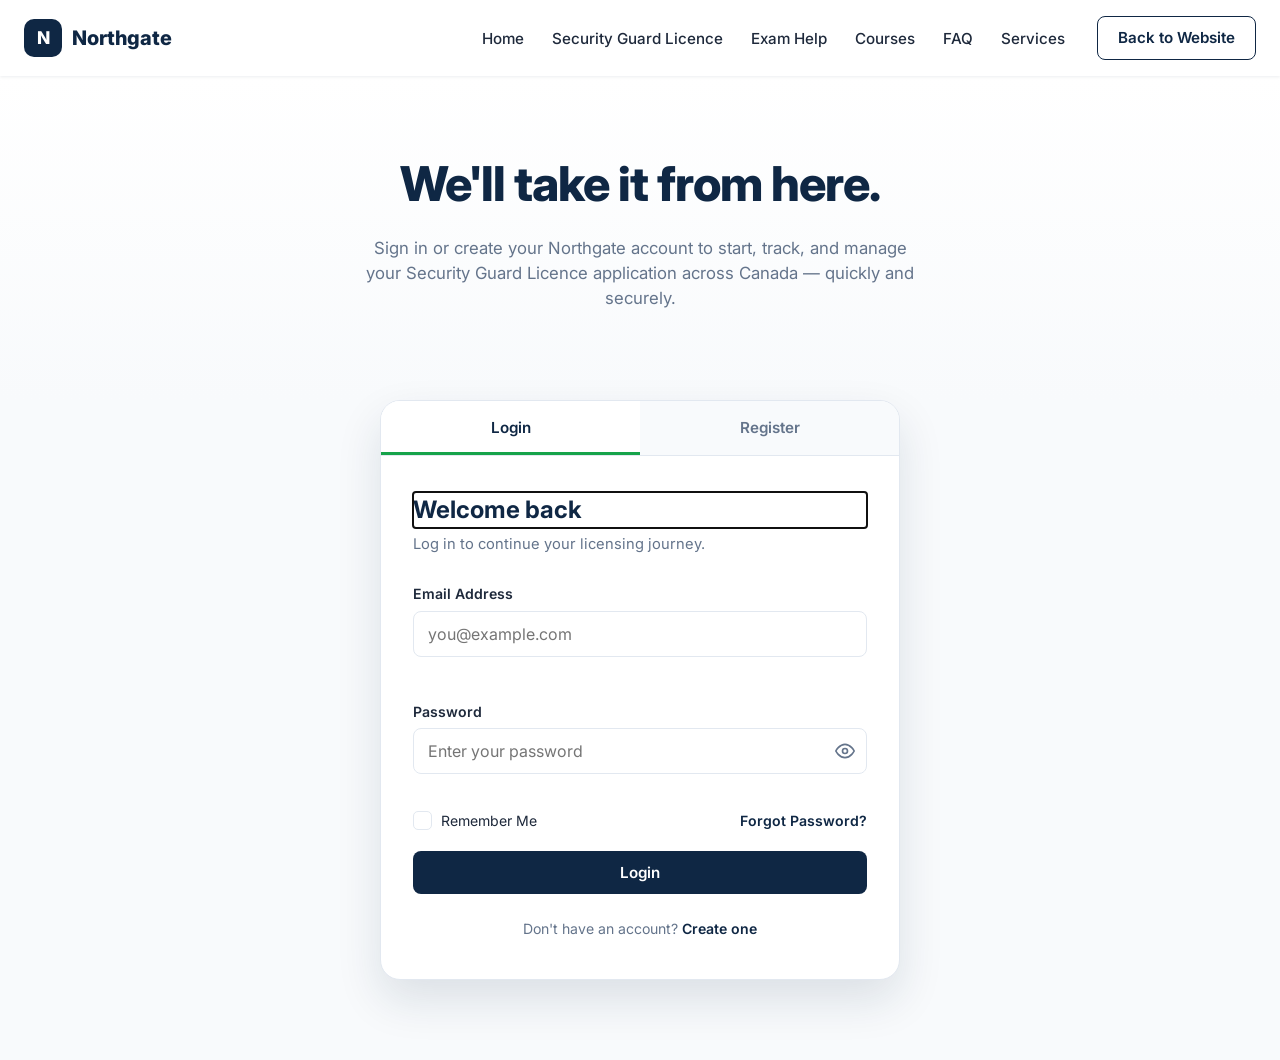
<file: Account.html>
<!DOCTYPE html>
<html lang="en">
<head>
  <meta charset="UTF-8">
  <meta name="viewport" content="width=device-width, initial-scale=1.0">
  <title>Northgate | Login &amp; Registration</title>
  <meta name="description" content="Northgate Security Guard Licensing - Login, Register, and manage your account.">

  <link rel="preconnect" href="https://fonts.googleapis.com">
  <link rel="preconnect" href="https://fonts.gstatic.com" crossorigin>
  <link href="https://fonts.googleapis.com/css2?family=Inter:wght@400;500;600;700;800&display=swap" rel="stylesheet">

  <link rel="stylesheet" href="Account.css">
  <!-- v 01.00.00 -->
</head>
<body>

  <header class="navbar" id="navbar">
    <div class="navbar__container">
      <a href="index.html" class="navbar__logo">
        <span class="navbar__logo-mark">N</span>
        <span class="navbar__logo-text">Northgate</span>
      </a>

      <button class="navbar__toggle" id="navToggle" aria-label="Toggle navigation menu" aria-expanded="false">
        <span></span>
        <span></span>
        <span></span>
      </button>

      <nav class="navbar__nav" id="navMenu">
        <ul class="navbar__links">
          <li><a href="index.html">Home</a></li>
          <li><a href="license.html">Security Guard Licence</a></li>
          <li><a href="exam-help.html">Exam Help</a></li>
          <li><a href="courses.html">Courses</a></li>
          <li><a href="faq.html">FAQ</a></li>
          <li><a href="services.html">Services</a></li>
        </ul>
        <a href="index.html" class="btn btn--outline navbar__back-btn">Back to Website</a>
      </nav>
    </div>
  </header>

  <main>
    <section class="hero">
      <div class="hero__container">
        <h1 class="hero__title">We'll take it from here.</h1>
        <p class="hero__subtitle">
          Sign in or create your Northgate account to start, track, and manage your
          Security Guard Licence application across Canada — quickly and securely.
        </p>
      </div>
    </section>

    <section class="auth-section" id="authCard">
      <div class="auth-card">

        <div class="auth-card__tabs" id="authTabs" role="tablist" aria-label="Authentication options">
          <button class="auth-tab is-active" data-target="login" role="tab" aria-selected="true">Login</button>
          <button class="auth-tab" data-target="register" role="tab" aria-selected="false">Register</button>
        </div>

        <div class="auth-card__body">

          <div class="auth-panel is-active" id="panel-login" data-panel="login">
            <div class="auth-panel__header">
              <h2>Welcome back</h2>
              <p>Log in to continue your licensing journey.</p>
            </div>

            <form class="auth-form" id="loginForm" novalidate>
              <div class="form-group">
                <label for="loginEmail">Email Address</label>
                <input type="email" id="loginEmail" name="email" placeholder="you@example.com" required>
                <span class="form-error" data-error-for="loginEmail"></span>
              </div>

              <div class="form-group">
                <label for="loginPassword">Password</label>
                <div class="input-with-icon">
                  <input type="password" id="loginPassword" name="password" placeholder="Enter your password" required>
                  <button type="button" class="toggle-password" data-target="loginPassword" aria-label="Show password">
                    <svg class="icon-eye" viewBox="0 0 24 24" fill="none" stroke="currentColor" stroke-width="2"><path d="M1 12s4-8 11-8 11 8 11 8-4 8-11 8-11-8-11-8z"/><circle cx="12" cy="12" r="3"/></svg>
                  </button>
                </div>
                <span class="form-error" data-error-for="loginPassword"></span>
              </div>

              <div class="form-row form-row--between">
                <label class="checkbox">
                  <input type="checkbox" id="rememberMe" name="rememberMe">
                  <span class="checkbox__mark"></span>
                  Remember Me
                </label>
                <button type="button" class="link-btn" data-target="forgot">Forgot Password?</button>
              </div>

              <button type="submit" class="btn btn--primary btn--block">Login</button>

              <p class="auth-switch">
                Don't have an account?
                <button type="button" class="link-btn" data-target="register">Create one</button>
              </p>
            </form>
          </div>

          <div class="auth-panel" id="panel-register" data-panel="register">
            
            <div id="register-step-email" class="register-step is-active">
              <div class="auth-panel__header">
                <h2>Create your account</h2>
                <p>Enter your email to verify and start registration.</p>
              </div>
              <form class="auth-form" id="registerEmailForm" novalidate>
                <div class="form-group">
                  <label for="registerEmail">Email Address</label>
                  <input type="email" id="registerEmail" name="email" placeholder="you@example.com" required>
                  <span class="form-error" data-error-for="registerEmail"></span>
                </div>
                <button type="submit" class="btn btn--primary btn--block">Send OTP</button>
                <p class="auth-switch">
                  Already have an account?
                  <button type="button" class="link-btn" data-target="login">Log in</button>
                </p>
              </form>
            </div>

            <div id="register-step-otp" class="register-step">
              <div class="auth-panel__header">
                <h2>Verify your email</h2>
                <p>Enter the 6-digit verification code sent to your email.</p>
              </div>
              <form class="auth-form" id="registerOtpForm" novalidate>
                <div class="otp-group" id="regOtpGroup">
                  <input type="text" inputmode="numeric" maxlength="1" class="otp-input" aria-label="Digit 1" required>
                  <input type="text" inputmode="numeric" maxlength="1" class="otp-input" aria-label="Digit 2" required>
                  <input type="text" inputmode="numeric" maxlength="1" class="otp-input" aria-label="Digit 3" required>
                  <input type="text" inputmode="numeric" maxlength="1" class="otp-input" aria-label="Digit 4" required>
                  <input type="text" inputmode="numeric" maxlength="1" class="otp-input" aria-label="Digit 5" required>
                  <input type="text" inputmode="numeric" maxlength="1" class="otp-input" aria-label="Digit 6" required>
                </div>
                <span class="form-error" data-error-for="regOtpGroup"></span>

                <button type="submit" class="btn btn--primary btn--block">Verify & Continue</button>

                <p class="auth-switch">
                  Didn't receive a code?
                  <button type="button" class="link-btn" id="regResendOtp">Resend OTP</button>
                </p>
              </form>
            </div>

            <div id="register-step-details" class="register-step">
              <div class="auth-panel__header">
                <h2>Complete your profile</h2>
                <p>Fill in your personal and location details below.</p>
              </div>
              <form class="auth-form" id="registerDetailsForm" novalidate>
                
                <div class="form-group">
                  <label for="verifiedEmailDisplay">Email Address</label>
                  <div class="input-verified-wrapper">
                    <input type="email" id="verifiedEmailDisplay" disabled class="input-verified">
                    <span class="badge-verified">✓ Verified</span>
                  </div>
                </div>

                <div class="form-row form-row--two">
                  <div class="form-group">
                    <label for="firstName">First Name</label>
                    <input type="text" id="firstName" name="firstName" placeholder="John" required>
                    <span class="form-error" data-error-for="firstName"></span>
                  </div>
                  <div class="form-group">
                    <label for="lastName">Last Name</label>
                    <input type="text" id="lastName" name="lastName" placeholder="Smith" required>
                    <span class="form-error" data-error-for="lastName"></span>
                  </div>
                </div>

                <div class="form-row form-row--two">
                  <div class="form-group">
                    <label for="phone">Phone Number</label>
                    <input type="tel" id="phone" name="phone" placeholder="(555) 123-4567" required>
                    <span class="form-error" data-error-for="phone"></span>
                  </div>
                  <div class="form-group">
                    <label for="province">Province</label>
                    <select id="province" name="province" required>
                      <option value="" disabled selected>Select province</option>
                      <option value="AB">Alberta</option>
                      <option value="BC">British Columbia</option>
                      <option value="MB">Manitoba</option>
                      <option value="NB">New Brunswick</option>
                      <option value="NL">Newfoundland and Labrador</option>
                      <option value="NS">Nova Scotia</option>
                      <option value="NT">Northwest Territories</option>
                      <option value="NU">Nunavut</option>
                      <option value="ON">Ontario</option>
                      <option value="PE">Prince Edward Island</option>
                      <option value="QC">Quebec</option>
                      <option value="SK">Saskatchewan</option>
                      <option value="YT">Yukon</option>
                    </select>
                    <span class="form-error" data-error-for="province"></span>
                  </div>
                </div>

                <div class="form-row form-row--two">
                  <div class="form-group">
                    <label for="registerPassword">Password</label>
                    <div class="input-with-icon">
                      <input type="password" id="registerPassword" name="password" placeholder="Min 8 chars" required>
                      <button type="button" class="toggle-password" data-target="registerPassword" aria-label="Show password">
                        <svg class="icon-eye" viewBox="0 0 24 24" fill="none" stroke="currentColor" stroke-width="2"><path d="M1 12s4-8 11-8 11 8 11 8-4 8-11 8-11-8-11-8z"/><circle cx="12" cy="12" r="3"/></svg>
                      </button>
                    </div>
                    <span class="form-error" data-error-for="registerPassword"></span>
                  </div>
                  <div class="form-group">
                    <label for="confirmPassword">Confirm Password</label>
                    <div class="input-with-icon">
                      <input type="password" id="confirmPassword" name="confirmPassword" placeholder="Re-enter password" required>
                      <button type="button" class="toggle-password" data-target="confirmPassword" aria-label="Show password">
                        <svg class="icon-eye" viewBox="0 0 24 24" fill="none" stroke="currentColor" stroke-width="2"><path d="M1 12s4-8 11-8 11 8 11 8-4 8-11 8-11-8-11-8z"/><circle cx="12" cy="12" r="3"/></svg>
                      </button>
                    </div>
                    <span class="form-error" data-error-for="confirmPassword"></span>
                  </div>
                </div>

                <label class="checkbox checkbox--terms">
                  <input type="checkbox" id="acceptTerms" name="acceptTerms" required>
                  <span class="checkbox__mark"></span>
                  I accept the <a href="terms.html" target="_blank">Terms &amp; Conditions</a> and <a href="privacy.html" target="_blank">Privacy Policy</a>
                </label>
                <span class="form-error" data-error-for="acceptTerms"></span>

                <button type="submit" class="btn btn--primary btn--block">Complete Registration</button>
              </form>
            </div>

          </div>

          <div class="auth-panel" id="panel-forgot" data-panel="forgot">
            <div class="auth-panel__header">
              <h2>Forgot your password?</h2>
              <p>Enter your email and we'll send you a one-time verification code.</p>
            </div>

            <form class="auth-form" id="forgotForm" novalidate>
              <div class="form-group">
                <label for="forgotEmail">Email Address</label>
                <input type="email" id="forgotEmail" name="email" placeholder="you@example.com" required>
                <span class="form-error" data-error-for="forgotEmail"></span>
              </div>

              <button type="submit" class="btn btn--primary btn--block">Send OTP</button>

              <p class="auth-switch">
                Remembered your password?
                <button type="button" class="link-btn" data-target="login">Back to Login</button>
              </p>
            </form>
          </div>

          <div class="auth-panel" id="panel-otp" data-panel="otp">
            <div class="auth-panel__header">
              <h2>Verify your identity</h2>
              <p>Enter the 6-digit code sent to your email address.</p>
            </div>

            <form class="auth-form" id="otpForm" novalidate>
              <div class="otp-group" id="otpGroup">
                <input type="text" inputmode="numeric" maxlength="1" class="otp-input" aria-label="Digit 1" required>
                <input type="text" inputmode="numeric" maxlength="1" class="otp-input" aria-label="Digit 2" required>
                <input type="text" inputmode="numeric" maxlength="1" class="otp-input" aria-label="Digit 3" required>
                <input type="text" inputmode="numeric" maxlength="1" class="otp-input" aria-label="Digit 4" required>
                <input type="text" inputmode="numeric" maxlength="1" class="otp-input" aria-label="Digit 5" required>
                <input type="text" inputmode="numeric" maxlength="1" class="otp-input" aria-label="Digit 6" required>
              </div>
              <span class="form-error" data-error-for="otpGroup"></span>

              <button type="submit" class="btn btn--primary btn--block">Verify Code</button>

              <p class="auth-switch">
                Didn't receive a code?
                <button type="button" class="link-btn" id="resendOtp">Resend OTP</button>
              </p>
            </form>
          </div>

          <div class="auth-panel" id="panel-reset" data-panel="reset">
            <div class="auth-panel__header">
              <h2>Reset your password</h2>
              <p>Create a new password to secure your account.</p>
            </div>

            <form class="auth-form" id="resetForm" novalidate>
              <div class="form-group">
                <label for="newPassword">New Password</label>
                <div class="input-with-icon">
                  <input type="password" id="newPassword" name="newPassword" placeholder="Enter new password" required>
                  <button type="button" class="toggle-password" data-target="newPassword" aria-label="Show password">
                    <svg class="icon-eye" viewBox="0 0 24 24" fill="none" stroke="currentColor" stroke-width="2"><path d="M1 12s4-8 11-8 11 8 11 8-4 8-11 8-11-8-11-8z"/><circle cx="12" cy="12" r="3"/></svg>
                  </button>
                </div>
                <span class="form-error" data-error-for="newPassword"></span>
              </div>

              <div class="form-group">
                <label for="confirmNewPassword">Confirm Password</label>
                <div class="input-with-icon">
                  <input type="password" id="confirmNewPassword" name="confirmNewPassword" placeholder="Re-enter new password" required>
                  <button type="button" class="toggle-password" data-target="confirmNewPassword" aria-label="Show password">
                    <svg class="icon-eye" viewBox="0 0 24 24" fill="none" stroke="currentColor" stroke-width="2"><path d="M1 12s4-8 11-8 11 8 11 8-4 8-11 8-11-8-11-8z"/><circle cx="12" cy="12" r="3"/></svg>
                  </button>
                </div>
                <span class="form-error" data-error-for="confirmNewPassword"></span>
              </div>

              <button type="submit" class="btn btn--primary btn--block">Update Password</button>
            </form>
          </div>

        </div>
      </div>
    </section>
  </main>

  <div class="toast" id="toast" role="status" aria-live="polite"></div>

</body>
  <script src="Account.js"></script>
</html>
</file>
<file: Account.css>
/* =========================================================
   NORTHGATE — AUTHENTICATION PAGE STYLES v 1.00.00
   ========================================================= */

/* ---------- Design Tokens ---------- */
:root {
  --color-primary: #0F2744;
  --color-primary-light: #1B3A63;
  --color-accent: #16A34A;
  --color-accent-dark: #128a3e;
  --color-bg: #F8FAFC;
  --color-white: #FFFFFF;
  --color-border: #E2E8F0;
  --color-text: #1E293B;
  --color-text-muted: #64748B;
  --color-error: #DC2626;

  --radius-sm: 8px;
  --radius-md: 12px;
  --radius-lg: 20px;

  --shadow-sm: 0 1px 3px rgba(15, 39, 68, 0.08);
  --shadow-md: 0 8px 24px rgba(15, 39, 68, 0.08);
  --shadow-lg: 0 20px 45px rgba(15, 39, 68, 0.12);

  --transition-fast: 0.18s ease;
  --transition-base: 0.28s ease;

  --nav-height: 76px;
}

/* ---------- Reset ---------- */
* {
  margin: 0;
  padding: 0;
  box-sizing: border-box;
}

html {
  scroll-behavior: smooth;
}

body {
  font-family: 'Inter', -apple-system, BlinkMacSystemFont, sans-serif;
  background-color: var(--color-bg);
  color: var(--color-text);
  line-height: 1.5;
  -webkit-font-smoothing: antialiased;
}

img, svg {
  display: block;
  max-width: 100%;
}

a {
  text-decoration: none;
  color: inherit;
}

ul {
  list-style: none;
}

button {
  font-family: inherit;
  cursor: pointer;
  border: none;
  background: none;
}

input, select, button {
  font-family: inherit;
  font-size: 1rem;
}

/* ---------- Buttons ---------- */
.btn {
  display: inline-flex;
  align-items: center;
  justify-content: center;
  gap: 0.5rem;
  padding: 0.75rem 1.5rem;
  border-radius: var(--radius-sm);
  font-weight: 600;
  font-size: 0.95rem;
  transition: transform var(--transition-fast), box-shadow var(--transition-fast), background-color var(--transition-fast), color var(--transition-fast);
  white-space: nowrap;
}

.btn:active {
  transform: translateY(1px);
}

.btn--primary {
  background-color: var(--color-primary);
  color: var(--color-white);
}

.btn--primary:hover {
  background-color: var(--color-primary-light);
  box-shadow: var(--shadow-md);
}

.btn--accent {
  background-color: var(--color-accent);
  color: var(--color-white);
  box-shadow: 0 6px 18px rgba(22, 163, 74, 0.28);
}

.btn--accent:hover {
  background-color: var(--color-accent-dark);
  box-shadow: 0 8px 22px rgba(22, 163, 74, 0.35);
  transform: translateY(-2px);
}

.btn--outline {
  background-color: transparent;
  color: var(--color-primary);
  border: 1.5px solid var(--color-primary);
  padding: 0.6rem 1.25rem;
}

.btn--outline:hover {
  background-color: var(--color-primary);
  color: var(--color-white);
}

.btn--block {
  width: 100%;
}

.btn:disabled {
  opacity: 0.65;
  cursor: not-allowed;
  transform: none;
}

/* =========================================================
   NAVBAR
   ========================================================= */
.navbar {
  position: sticky;
  top: 0;
  z-index: 100;
  background-color: var(--color-white);
  box-shadow: var(--shadow-sm);
  height: var(--nav-height);
}

.navbar__container {
  max-width: 1280px;
  margin: 0 auto;
  height: 100%;
  padding: 0 24px;
  display: flex;
  align-items: center;
  justify-content: space-between;
}

.navbar__logo {
  display: flex;
  align-items: center;
  gap: 0.6rem;
  font-weight: 800;
  font-size: 1.25rem;
  color: var(--color-primary);
}

.navbar__logo-mark {
  display: flex;
  align-items: center;
  justify-content: center;
  width: 38px;
  height: 38px;
  border-radius: 10px;
  background-color: var(--color-primary);
  color: var(--color-white);
  font-size: 1.1rem;
}

.navbar__nav {
  display: flex;
  align-items: center;
  gap: 2rem;
}

.navbar__links {
  display: flex;
  align-items: center;
  gap: 1.75rem;
}

.navbar__links a {
  font-size: 0.95rem;
  font-weight: 500;
  color: var(--color-text);
  position: relative;
  padding: 0.25rem 0;
  transition: color var(--transition-fast);
}

.navbar__links a::after {
  content: '';
  position: absolute;
  left: 0;
  bottom: -2px;
  width: 0;
  height: 2px;
  background-color: var(--color-accent);
  transition: width var(--transition-fast);
}

.navbar__links a:hover {
  color: var(--color-primary);
}

.navbar__links a:hover::after {
  width: 100%;
}

.navbar__back-btn {
  flex-shrink: 0;
}

.navbar__toggle {
  display: none;
  flex-direction: column;
  justify-content: center;
  gap: 5px;
  width: 32px;
  height: 32px;
}

.navbar__toggle span {
  display: block;
  height: 2px;
  width: 100%;
  background-color: var(--color-primary);
  border-radius: 2px;
  transition: transform var(--transition-fast), opacity var(--transition-fast);
}

.navbar__toggle.is-active span:nth-child(1) {
  transform: translateY(7px) rotate(45deg);
}

.navbar__toggle.is-active span:nth-child(2) {
  opacity: 0;
}

.navbar__toggle.is-active span:nth-child(3) {
  transform: translateY(-7px) rotate(-45deg);
}

/* =========================================================
   HERO
   ========================================================= */
.hero {
  background: linear-gradient(180deg, #FFFFFF 0%, var(--color-bg) 100%);
  padding: 4.5rem 24px 3.5rem;
  text-align: center;
}

.hero__container {
  max-width: 720px;
  margin: 0 auto;
}

.hero__title {
  font-size: clamp(2rem, 4vw, 3rem);
  font-weight: 800;
  color: var(--color-primary);
  letter-spacing: -0.02em;
  margin-bottom: 1rem;
}

.hero__subtitle {
  font-size: 1.05rem;
  color: var(--color-text-muted);
  max-width: 560px;
  margin: 0 auto 2rem;
}

.hero__cta {
  font-size: 1rem;
  padding: 0.9rem 2rem;
}

/* =========================================================
   AUTH SECTION / CARD
   ========================================================= */
.auth-section {
  display: flex;
  justify-content: center;
  padding: 0 24px 5rem;
}

.auth-card {
  width: 100%;
  max-width: 520px;
  background-color: var(--color-white);
  border-radius: var(--radius-lg);
  box-shadow: var(--shadow-lg);
  overflow: hidden;
  border: 1px solid var(--color-border);
  transition: max-width var(--transition-base);
}

.auth-card__tabs {
  display: flex;
  background-color: var(--color-bg);
  border-bottom: 1px solid var(--color-border);
}

.auth-tab {
  flex: 1;
  padding: 1.1rem 1rem;
  font-weight: 600;
  font-size: 0.95rem;
  color: var(--color-text-muted);
  position: relative;
  transition: color var(--transition-fast), background-color var(--transition-fast);
}

.auth-tab::after {
  content: '';
  position: absolute;
  left: 0;
  bottom: 0;
  width: 100%;
  height: 3px;
  background-color: var(--color-accent);
  transform: scaleX(0);
  transition: transform var(--transition-base);
}

.auth-tab:hover {
  color: var(--color-primary);
}

.auth-tab.is-active {
  color: var(--color-primary);
  background-color: var(--color-white);
}

.auth-tab.is-active::after {
  transform: scaleX(1);
}

.auth-card__body {
  padding: 2.25rem 2rem 2.5rem;
}

/* ---------- Panels & Steps ---------- */
.auth-panel {
  display: none;
  animation: fadeSlideIn var(--transition-base);
}

.auth-panel.is-active {
  display: block;
}

.register-step {
  display: none;
  animation: fadeSlideIn var(--transition-base);
}

.register-step.is-active {
  display: block;
}

@keyframes fadeSlideIn {
  from {
    opacity: 0;
    transform: translateY(8px);
  }
  to {
    opacity: 1;
    transform: translateY(0);
  }
}

.auth-panel__header {
  margin-bottom: 1.75rem;
}

.auth-panel__header h2 {
  font-size: 1.5rem;
  font-weight: 700;
  color: var(--color-primary);
  margin-bottom: 0.35rem;
}

.auth-panel__header p {
  color: var(--color-text-muted);
  font-size: 0.92rem;
}

/* =========================================================
   FORMS
   ========================================================= */
.auth-form {
  display: flex;
  flex-direction: column;
  gap: 1.25rem;
}

.form-row {
  display: flex;
  align-items: center;
}

.form-row--between {
  justify-content: space-between;
  flex-wrap: wrap;
  gap: 0.75rem;
  margin-top: -0.5rem;
}

.form-row--two {
  display: grid;
  grid-template-columns: 1fr 1fr;
  gap: 1rem;
}

.form-group {
  display: flex;
  flex-direction: column;
  gap: 0.4rem;
}

.form-group label {
  font-size: 0.88rem;
  font-weight: 600;
  color: var(--color-text);
}

.form-group input,
.form-group select {
  width: 100%;
  padding: 0.75rem 0.9rem;
  border: 1.5px solid var(--color-border);
  border-radius: var(--radius-sm);
  background-color: var(--color-white);
  color: var(--color-text);
  transition: border-color var(--transition-fast), box-shadow var(--transition-fast);
}

.form-group select {
  appearance: none;
  background-image: url("data:image/svg+xml,%3Csvg xmlns='http://www.w3.org/2000/svg' width='12' height='8'%3E%3Cpath d='M1 1l5 5 5-5' stroke='%2364748B' stroke-width='1.5' fill='none' fill-rule='evenodd'/%3E%3C/svg%3E");
  background-repeat: no-repeat;
  background-position: right 0.9rem center;
  padding-right: 2.25rem;
}

.form-group input:focus,
.form-group select:focus {
  outline: none;
  border-color: var(--color-primary);
  box-shadow: 0 0 0 3px rgba(15, 39, 68, 0.1);
}

.form-group input.is-invalid,
.form-group select.is-invalid {
  border-color: var(--color-error);
}

.form-group input.is-invalid:focus,
.form-group select.is-invalid:focus {
  box-shadow: 0 0 0 3px rgba(220, 38, 38, 0.12);
}

.form-error {
  font-size: 0.8rem;
  color: var(--color-error);
  min-height: 1.2em;
  display: block;
  margin-top: 2px;
}

/* Verified Email State UI */
.input-verified-wrapper {
  position: relative;
  display: flex;
  align-items: center;
}

.input-verified {
  background-color: #F1F5F9 !important;
  border-color: var(--color-border) !important;
  color: var(--color-text-muted) !important;
  padding-right: 6.5rem !important;
  cursor: not-allowed;
}

.badge-verified {
  position: absolute;
  right: 0.75rem;
  background-color: rgba(22, 163, 74, 0.1);
  color: var(--color-accent);
  padding: 0.25rem 0.6rem;
  border-radius: 6px;
  font-size: 0.75rem;
  font-weight: 700;
  text-transform: uppercase;
}

/* ---------- Password field with icon ---------- */
.input-with-icon {
  position: relative;
  display: flex;
  align-items: center;
}

.input-with-icon input {
  padding-right: 2.75rem;
}

.toggle-password {
  position: absolute;
  right: 0.75rem;
  display: flex;
  align-items: center;
  justify-content: center;
  color: var(--color-text-muted);
  transition: color var(--transition-fast);
}

.toggle-password:hover {
  color: var(--color-primary);
}

.icon-eye {
  width: 20px;
  height: 20px;
}

/* ---------- Checkbox ---------- */
.checkbox {
  display: flex;
  align-items: center;
  gap: 0.55rem;
  font-size: 0.88rem;
  color: var(--color-text);
  cursor: pointer;
  user-select: none;
}

.checkbox input {
  position: absolute;
  opacity: 0;
  width: 0;
  height: 0;
}

.checkbox__mark {
  flex-shrink: 0;
  width: 19px;
  height: 19px;
  border: 1.5px solid var(--color-border);
  border-radius: 5px;
  position: relative;
  transition: background-color var(--transition-fast), border-color var(--transition-fast);
}

.checkbox__mark::after {
  content: '';
  position: absolute;
  left: 5px;
  top: 1px;
  width: 5px;
  height: 10px;
  border: solid var(--color-white);
  border-width: 0 2px 2px 0;
  transform: rotate(45deg);
  opacity: 0;
  transition: opacity var(--transition-fast);
}

.checkbox input:checked ~ .checkbox__mark {
  background-color: var(--color-accent);
  border-color: var(--color-accent);
}

.checkbox input:checked ~ .checkbox__mark::after {
  opacity: 1;
}

.checkbox input:focus-visible ~ .checkbox__mark {
  box-shadow: 0 0 0 3px rgba(15, 39, 68, 0.15);
}

.checkbox--terms {
  align-items: flex-start;
  line-height: 1.4;
}

.checkbox--terms .checkbox__mark {
  margin-top: 1px;
}

.checkbox--terms a {
  color: var(--color-primary);
  font-weight: 600;
  text-decoration: underline;
}

/* ---------- Links / switches ---------- */
.link-btn {
  color: var(--color-primary);
  font-weight: 600;
  font-size: 0.88rem;
  transition: color var(--transition-fast);
}

.link-btn:hover {
  color: var(--color-accent);
  text-decoration: underline;
}

.auth-switch {
  text-align: center;
  font-size: 0.88rem;
  color: var(--color-text-muted);
  margin-top: 0.25rem;
}

/* =========================================================
   OTP INPUTS
   ========================================================= */
.otp-group {
  display: flex;
  justify-content: space-between;
  gap: 0.6rem;
}

.otp-input {
  width: 100%;
  aspect-ratio: 1 / 1;
  text-align: center;
  font-size: 1.4rem;
  font-weight: 700;
  border: 1.5px solid var(--color-border);
  border-radius: var(--radius-sm);
  color: var(--color-primary);
  transition: border-color var(--transition-fast), box-shadow var(--transition-fast), transform var(--transition-fast);
}

.otp-input:focus {
  outline: none;
  border-color: var(--color-accent);
  box-shadow: 0 0 0 3px rgba(22, 163, 74, 0.15);
  transform: scale(1.04);
}

.otp-input.is-invalid {
  border-color: var(--color-error);
}

/* =========================================================
   TOAST
   ========================================================= */
.toast {
  position: fixed;
  bottom: 24px;
  left: 50%;
  transform: translateX(-50%) translateY(20px);
  background-color: var(--color-primary);
  color: var(--color-white);
  padding: 0.85rem 1.5rem;
  border-radius: var(--radius-sm);
  font-size: 0.9rem;
  font-weight: 500;
  box-shadow: var(--shadow-lg);
  opacity: 0;
  pointer-events: none;
  transition: opacity var(--transition-base), transform var(--transition-base);
  z-index: 200;
  max-width: 90vw;
  text-align: center;
}

.toast.is-visible {
  opacity: 1;
  transform: translateX(-50%) translateY(0);
  pointer-events: auto;
}

.toast.is-error {
  background-color: var(--color-error);
}

.toast.is-success {
  background-color: var(--color-accent);
}

/* =========================================================
   RESPONSIVE
   ========================================================= */

/* Tablet */
@media (max-width: 900px) {
  .navbar__links {
    gap: 1.25rem;
  }

  .auth-card {
    max-width: 480px;
  }
}

/* Mobile nav collapse */
@media (max-width: 768px) {
  .navbar__toggle {
    display: flex;
  }

  .navbar__nav {
    position: absolute;
    top: var(--nav-height);
    left: 0;
    right: 0;
    background-color: var(--color-white);
    flex-direction: column;
    align-items: stretch;
    gap: 0;
    padding: 1.25rem 24px 1.5rem;
    box-shadow: var(--shadow-md);
    transform: translateY(-12px);
    opacity: 0;
    visibility: hidden;
    pointer-events: none;
    transition: transform var(--transition-base), opacity var(--transition-base), visibility var(--transition-base);
  }

  .navbar__nav.is-open {
    transform: translateY(0);
    opacity: 1;
    visibility: visible;
    pointer-events: auto;
  }

  .navbar__links {
    flex-direction: column;
    align-items: flex-start;
    gap: 0;
    width: 100%;
    margin-bottom: 1rem;
  }

  .navbar__links li {
    width: 100%;
  }

  .navbar__links a {
    display: block;
    padding: 0.75rem 0;
    width: 100%;
  }

  .navbar__links a::after {
    display: none;
  }

  .navbar__back-btn {
    width: 100%;
    text-align: center;
  }

  .hero {
    padding: 3rem 20px 2.5rem;
  }
}

/* Small mobile */
@media (max-width: 480px) {
  .auth-card__body {
    padding: 1.75rem 1.25rem 2rem;
  }

  .form-row--two {
    grid-template-columns: 1fr;
    gap: 1.25rem;
  }

  .auth-tab {
    padding: 1rem 0.5rem;
    font-size: 0.88rem;
  }

  .otp-group {
    gap: 0.4rem;
  }

  .otp-input {
    font-size: 1.15rem;
  }

  .hero__title {
    font-size: 1.75rem;
  }

  .hero__subtitle {
    font-size: 0.95rem;
  }
}
</file>
